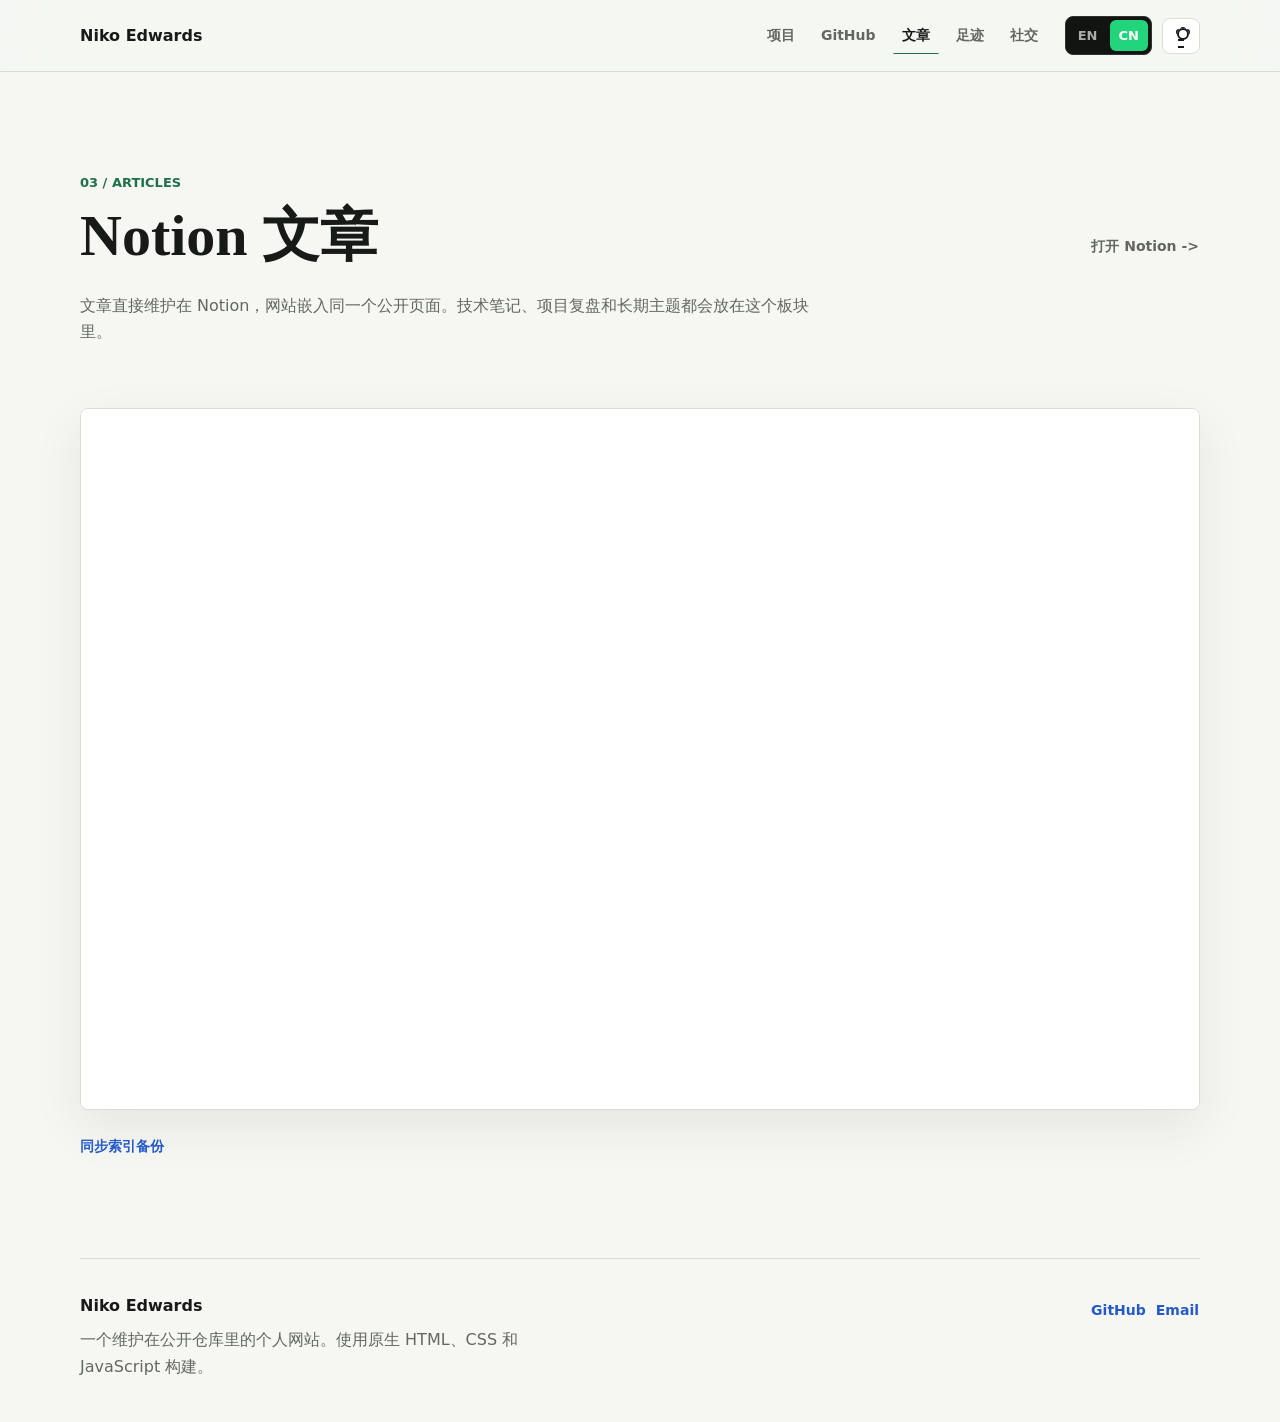
<file: articles.html>
<!doctype html>
<html lang="zh-CN">
  <head>
    <meta charset="utf-8" />
    <meta name="viewport" content="width=device-width, initial-scale=1" />
    <title>Articles - Niko Edwards</title>
    <meta
      name="description"
      content="Niko Edwards personal website for Vibe Coding projects, GitHub repositories, Notion articles, and places visited."
    />
    <meta property="og:title" content="Articles - Niko Edwards" />
    <meta property="og:description" content="Notion article embed by Niko Edwards." />
    <meta property="og:type" content="website" />
    <link rel="stylesheet" href="styles.css" />
    <script defer src="script.js"></script>
  </head>
  <body data-page="articles">
    <header class="site-header" aria-label="Primary">
      <div class="site-header-inner">
        <a class="brand" href="index.html">Niko Edwards</a>
        <div class="header-cluster">
          <nav class="nav-links" aria-label="Site navigation">
            <a href="projects.html" data-nav="projects" data-i18n="nav.projects">Projects</a>
            <a href="github.html" data-nav="github" data-i18n="nav.github">GitHub</a>
            <a href="articles.html" data-nav="articles" data-i18n="nav.articles">Articles</a>
            <a href="places.html" data-nav="places" data-i18n="nav.places">Places</a>
            <a href="#elsewhere" data-i18n="nav.elsewhere">Elsewhere</a>
          </nav>
          <div class="display-controls" aria-label="Display controls">
            <div class="language-switch" role="group" aria-label="Language">
              <button class="language-option" type="button" data-locale-option="en">EN</button>
              <button class="language-option" type="button" data-locale-option="zh">CN</button>
            </div>
            <button id="theme-toggle" class="icon-button" type="button" aria-label="Switch theme">
              <span class="theme-icon" aria-hidden="true"></span>
            </button>
          </div>
        </div>
      </div>
    </header>

    <main class="page-main">
      <section class="page-hero" aria-labelledby="articles-title">
        <div class="section-index" data-i18n="articles.index">03 / ARTICLES</div>
        <div class="section-head">
          <h1 id="articles-title" data-i18n="articles.title">Notion journal</h1>
          <a id="notion-link" class="text-link" href="#" target="_blank" rel="noreferrer" data-i18n="articles.open">
            Open Notion ->
          </a>
        </div>
        <p class="section-copy" data-i18n="articles.copy">
          Articles are maintained directly in Notion, and this site embeds the same public page.
        </p>
      </section>

      <section class="section" aria-label="Notion article embed">
        <div class="notion-embed-shell">
          <iframe
            id="notion-frame"
            class="notion-frame"
            title="Niko Edwards Notion articles"
            loading="lazy"
            allowfullscreen
          ></iframe>
        </div>

        <details class="article-fallback">
          <summary data-i18n="articles.fallbackTitle">Synced article index</summary>
          <div id="article-grid" class="article-grid">
            <article class="article-card loading-card" data-i18n="articles.loading">Loading articles...</article>
          </div>
        </details>
      </section>
    </main>

    <footer id="elsewhere" class="site-footer">
      <div>
        <strong>Niko Edwards</strong>
        <p data-i18n="footer.copy">
          Personal website maintained in public. Built with plain HTML, CSS, and JavaScript.
        </p>
      </div>
      <nav id="social-links" class="footer-links" aria-label="Social links" data-social-links></nav>
    </footer>
  </body>
</html>
</file>
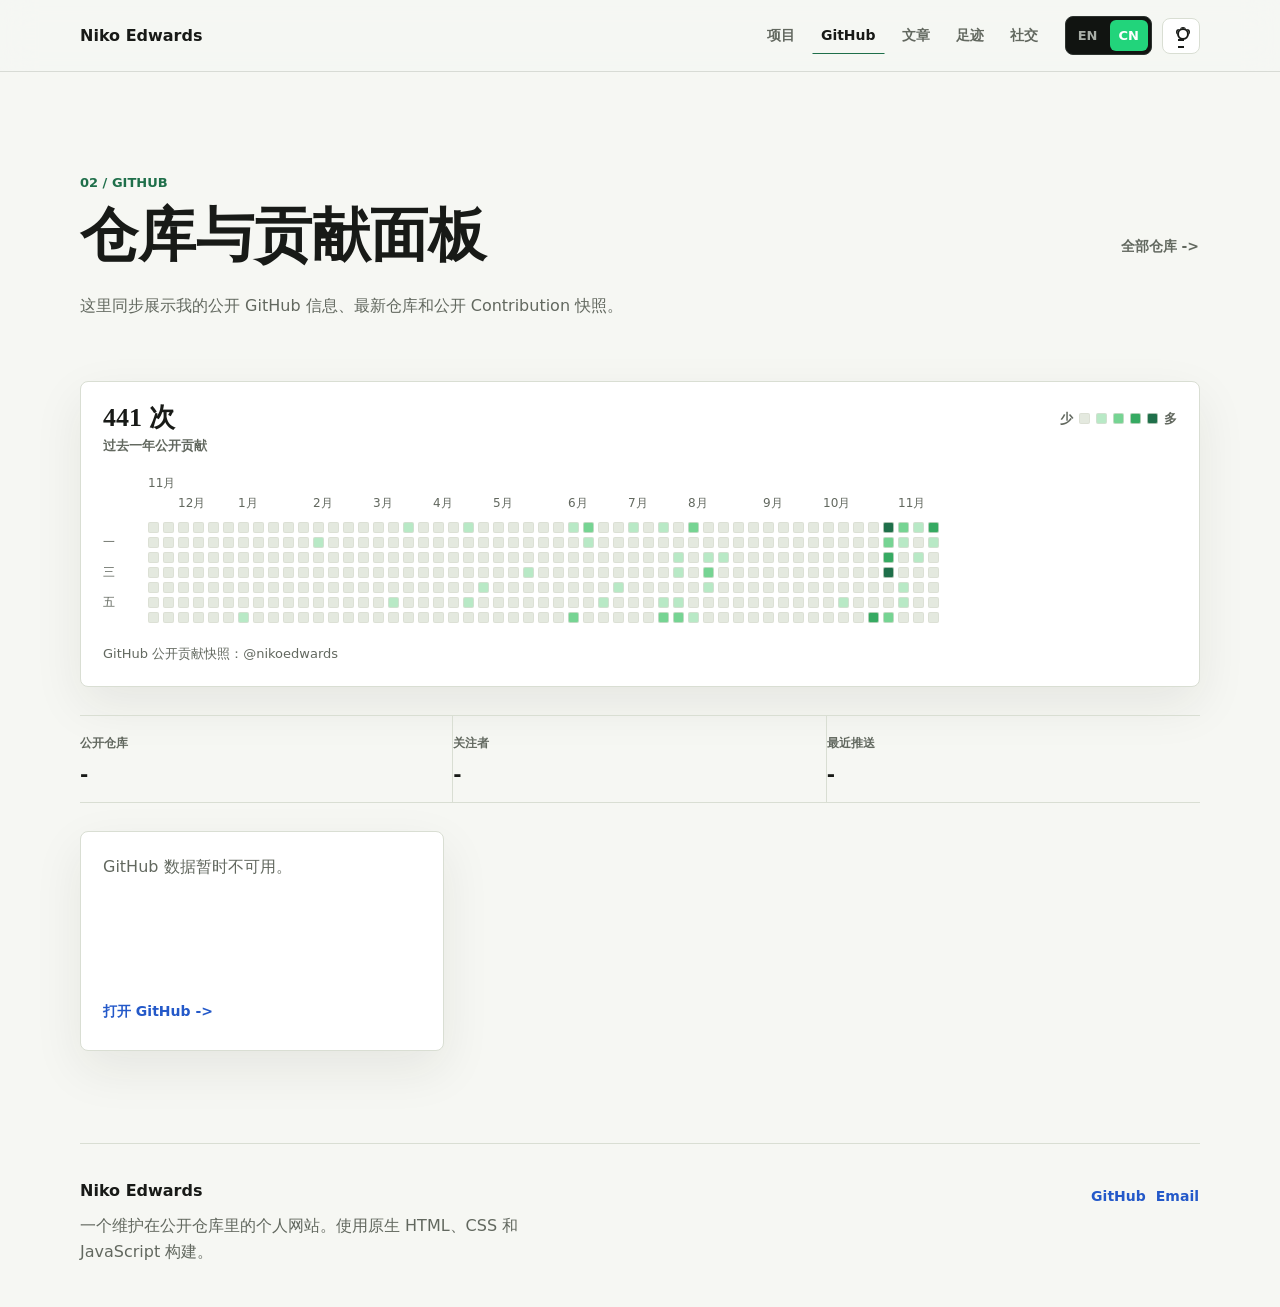
<file: github.html>
<!doctype html>
<html lang="zh-CN">
  <head>
    <meta charset="utf-8" />
    <meta name="viewport" content="width=device-width, initial-scale=1" />
    <title>GitHub - Niko Edwards</title>
    <meta
      name="description"
      content="Niko Edwards personal website for Vibe Coding projects, GitHub repositories, Notion articles, and places visited."
    />
    <meta property="og:title" content="GitHub - Niko Edwards" />
    <meta
      property="og:description"
      content="Public GitHub repositories and contribution graph for Niko Edwards."
    />
    <meta property="og:type" content="website" />
    <link rel="stylesheet" href="styles.css" />
    <script defer src="script.js"></script>
  </head>
  <body data-page="github">
    <header class="site-header" aria-label="Primary">
      <div class="site-header-inner">
        <a class="brand" href="index.html">Niko Edwards</a>
        <div class="header-cluster">
          <nav class="nav-links" aria-label="Site navigation">
            <a href="projects.html" data-nav="projects" data-i18n="nav.projects">Projects</a>
            <a href="github.html" data-nav="github" data-i18n="nav.github">GitHub</a>
            <a href="articles.html" data-nav="articles" data-i18n="nav.articles">Articles</a>
            <a href="places.html" data-nav="places" data-i18n="nav.places">Places</a>
            <a href="#elsewhere" data-i18n="nav.elsewhere">Elsewhere</a>
          </nav>
          <div class="display-controls" aria-label="Display controls">
            <div class="language-switch" role="group" aria-label="Language">
              <button class="language-option" type="button" data-locale-option="en">EN</button>
              <button class="language-option" type="button" data-locale-option="zh">CN</button>
            </div>
            <button id="theme-toggle" class="icon-button" type="button" aria-label="Switch theme">
              <span class="theme-icon" aria-hidden="true"></span>
            </button>
          </div>
        </div>
      </div>
    </header>

    <main class="page-main">
      <section class="page-hero github-section" aria-labelledby="github-title">
        <div class="section-index" data-i18n="github.index">02 / GITHUB</div>
        <div class="section-head">
          <h1 id="github-title" data-i18n="github.title">Repositories and contribution graph</h1>
          <a class="text-link" href="https://github.com/nikoedwards?tab=repositories" target="_blank" rel="noreferrer" data-i18n="github.repositories">
            Repositories ->
          </a>
        </div>
        <p class="section-copy" data-i18n="github.copy">
          Public GitHub profile details, recent repositories, and the public contribution snapshot live here.
        </p>
      </section>

      <section class="section" aria-label="GitHub contribution graph">
        <figure class="contribution-frame">
          <div class="contribution-top">
            <div class="contribution-stat">
              <strong id="contribution-total">-</strong>
              <span data-i18n="github.contributionTotal">public contributions in the last year</span>
            </div>
            <div id="contribution-legend" class="contribution-legend" aria-label="Contribution level legend"></div>
          </div>
          <div class="contribution-scroll" aria-label="Public GitHub contribution graph for @nikoedwards">
            <div id="contribution-chart" class="contribution-chart">
              <p class="contribution-empty" data-i18n="github.contributionLoading">Loading contribution graph...</p>
            </div>
          </div>
          <figcaption data-i18n="github.contributionCaption">
            Public GitHub contribution snapshot: @nikoedwards
          </figcaption>
        </figure>

        <div class="repo-summary" aria-label="GitHub summary">
          <div>
            <span data-i18n="github.publicRepos">Public repos</span>
            <strong id="repo-count">-</strong>
          </div>
          <div>
            <span data-i18n="github.followers">Followers</span>
            <strong id="follower-count">-</strong>
          </div>
          <div>
            <span data-i18n="github.latestPush">Latest push</span>
            <strong id="latest-push">-</strong>
          </div>
        </div>

        <div id="repo-grid" class="repo-grid">
          <article class="repo-card loading-card" data-i18n="github.loading">Loading GitHub repositories...</article>
        </div>
      </section>
    </main>

    <footer id="elsewhere" class="site-footer">
      <div>
        <strong>Niko Edwards</strong>
        <p data-i18n="footer.copy">
          Personal website maintained in public. Built with plain HTML, CSS, and JavaScript.
        </p>
      </div>
      <nav id="social-links" class="footer-links" aria-label="Social links" data-social-links></nav>
    </footer>
  </body>
</html>
</file>
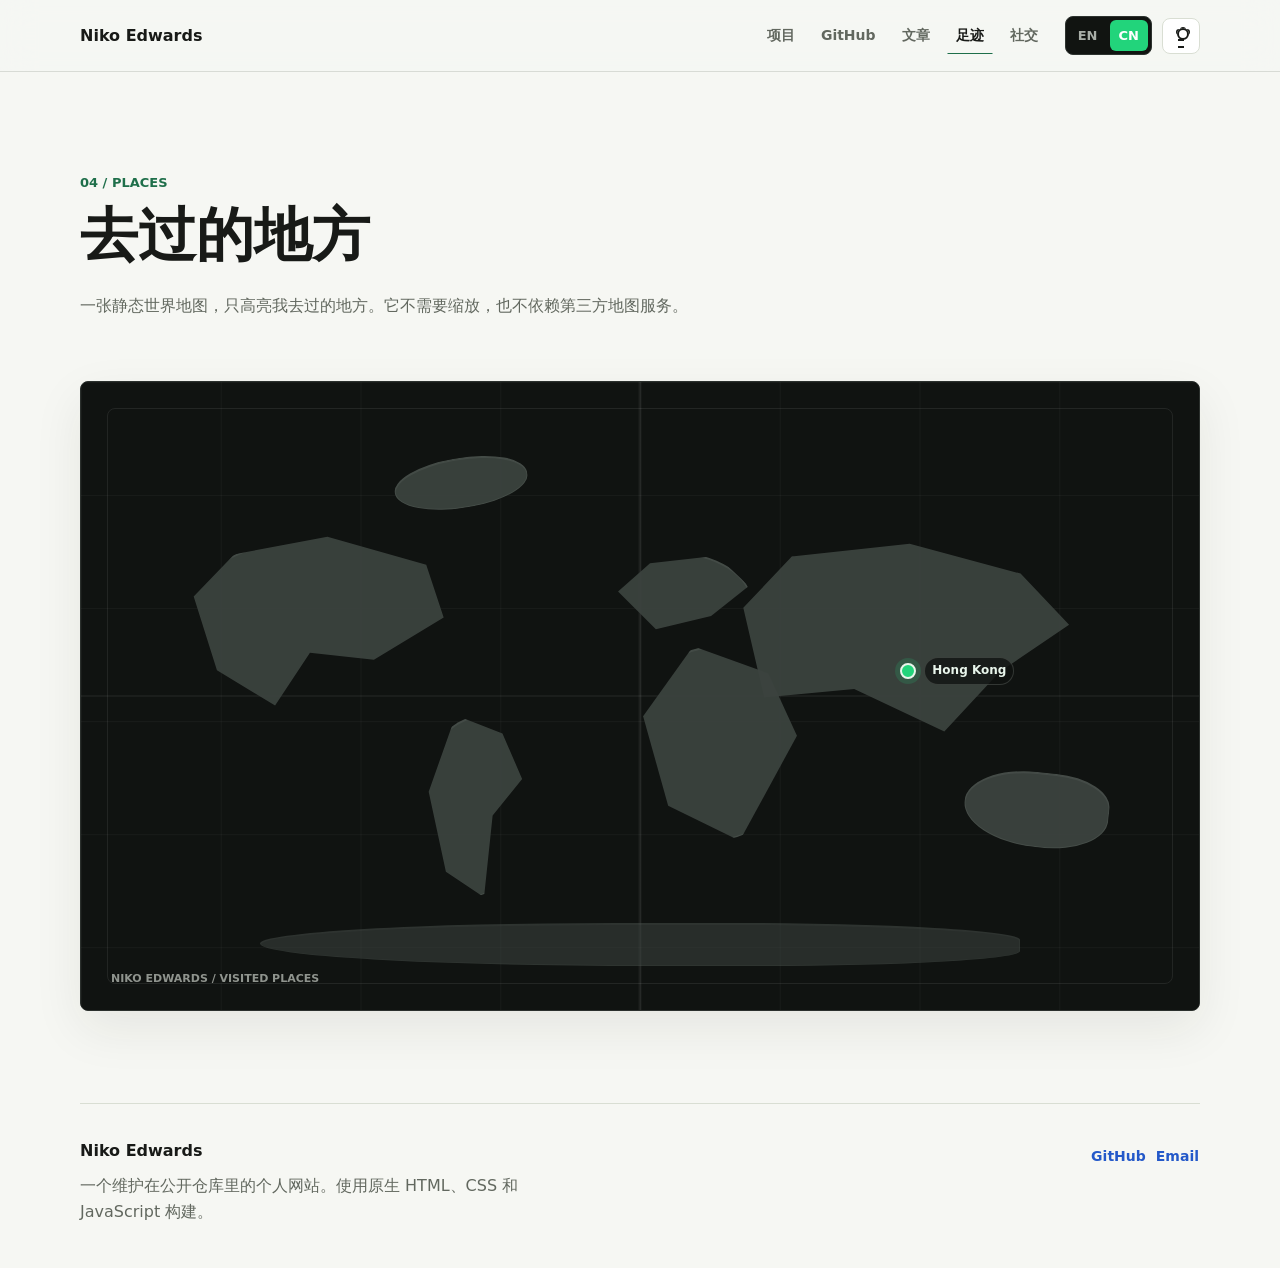
<file: places.html>
<!doctype html>
<html lang="zh-CN">
  <head>
    <meta charset="utf-8" />
    <meta name="viewport" content="width=device-width, initial-scale=1" />
    <title>Places - Niko Edwards</title>
    <meta
      name="description"
      content="Niko Edwards personal website for Vibe Coding projects, GitHub repositories, Notion articles, and places visited."
    />
    <meta property="og:title" content="Places - Niko Edwards" />
    <meta property="og:description" content="Visited places map by Niko Edwards." />
    <meta property="og:type" content="website" />
    <link rel="stylesheet" href="styles.css" />
    <script defer src="script.js"></script>
  </head>
  <body data-page="places">
    <header class="site-header" aria-label="Primary">
      <div class="site-header-inner">
        <a class="brand" href="index.html">Niko Edwards</a>
        <div class="header-cluster">
          <nav class="nav-links" aria-label="Site navigation">
            <a href="projects.html" data-nav="projects" data-i18n="nav.projects">Projects</a>
            <a href="github.html" data-nav="github" data-i18n="nav.github">GitHub</a>
            <a href="articles.html" data-nav="articles" data-i18n="nav.articles">Articles</a>
            <a href="places.html" data-nav="places" data-i18n="nav.places">Places</a>
            <a href="#elsewhere" data-i18n="nav.elsewhere">Elsewhere</a>
          </nav>
          <div class="display-controls" aria-label="Display controls">
            <div class="language-switch" role="group" aria-label="Language">
              <button class="language-option" type="button" data-locale-option="en">EN</button>
              <button class="language-option" type="button" data-locale-option="zh">CN</button>
            </div>
            <button id="theme-toggle" class="icon-button" type="button" aria-label="Switch theme">
              <span class="theme-icon" aria-hidden="true"></span>
            </button>
          </div>
        </div>
      </div>
    </header>

    <main class="page-main">
      <section class="page-hero places-section" aria-labelledby="places-title">
        <div class="section-index" data-i18n="places.index">04 / PLACES</div>
        <div class="section-head">
          <h1 id="places-title" data-i18n="places.title">Places I've been</h1>
        </div>
        <p class="section-copy" data-i18n="places.copy">
          A real world map with visited regions highlighted directly on the map.
        </p>
      </section>

      <section class="section" aria-label="Visited places map">
        <div class="visited-map" aria-label="Static visited places map">
          <div class="map-viewport">
            <div class="map-grid-lines" aria-hidden="true"></div>
            <span class="map-land greenland"></span>
            <span class="map-land north-america"></span>
            <span class="map-land south-america"></span>
            <span class="map-land europe"></span>
            <span class="map-land africa"></span>
            <span class="map-land asia"></span>
            <span class="map-land australia"></span>
            <span class="map-land antarctica"></span>
            <span class="map-pin hong-kong"><span>Hong Kong</span></span>
          </div>
        </div>
      </section>
    </main>

    <footer id="elsewhere" class="site-footer">
      <div>
        <strong>Niko Edwards</strong>
        <p data-i18n="footer.copy">
          Personal website maintained in public. Built with plain HTML, CSS, and JavaScript.
        </p>
      </div>
      <nav id="social-links" class="footer-links" aria-label="Social links" data-social-links></nav>
    </footer>
  </body>
</html>
</file>
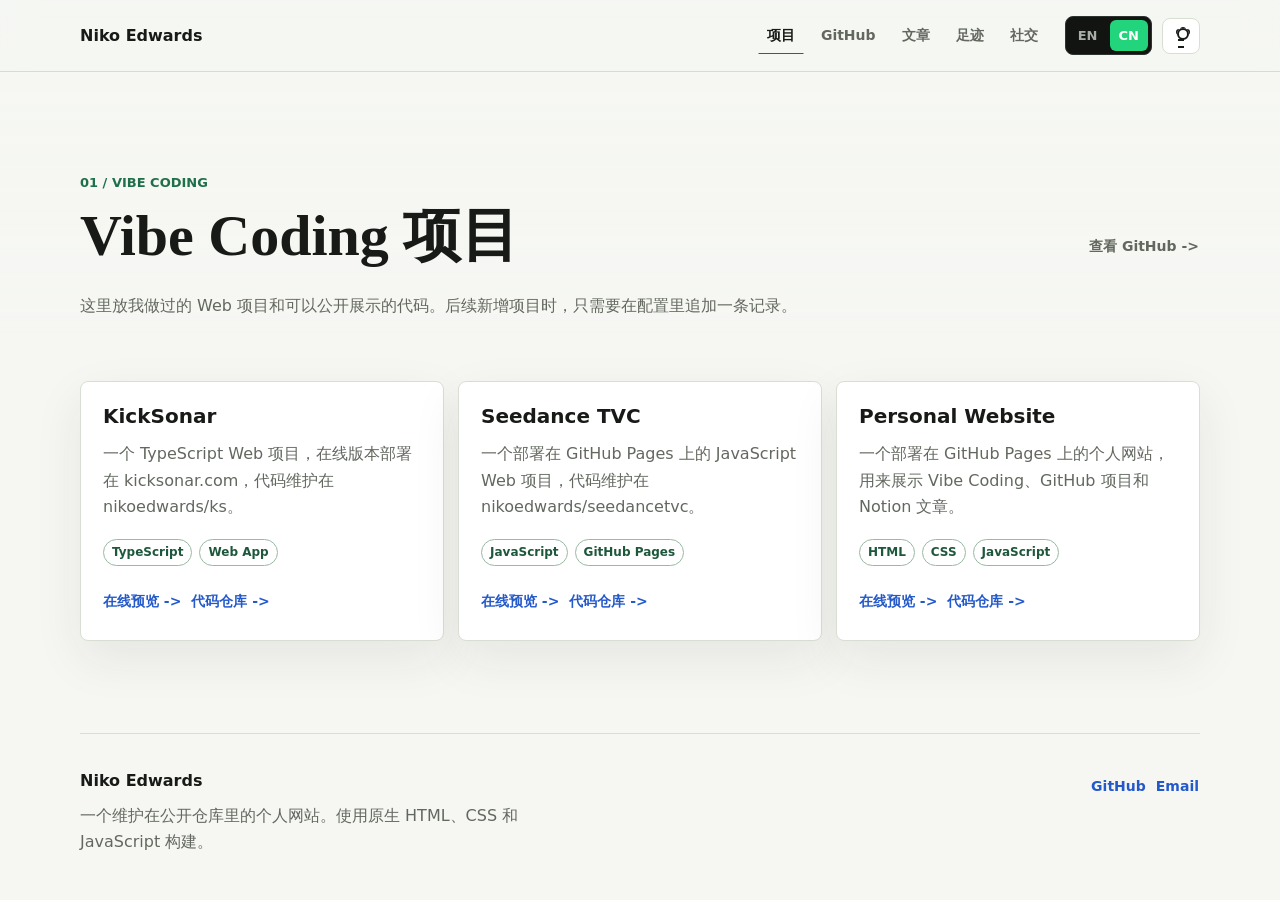
<file: projects.html>
<!doctype html>
<html lang="zh-CN">
  <head>
    <meta charset="utf-8" />
    <meta name="viewport" content="width=device-width, initial-scale=1" />
    <title>Vibe Coding Projects - Niko Edwards</title>
    <meta
      name="description"
      content="Niko Edwards personal website for Vibe Coding projects, GitHub repositories, Notion articles, and places visited."
    />
    <meta property="og:title" content="Vibe Coding Projects - Niko Edwards" />
    <meta
      property="og:description"
      content="Vibe Coding projects and public code by Niko Edwards."
    />
    <meta property="og:type" content="website" />
    <link rel="stylesheet" href="styles.css" />
    <script defer src="script.js"></script>
  </head>
  <body data-page="projects">
    <header class="site-header" aria-label="Primary">
      <div class="site-header-inner">
        <a class="brand" href="index.html">Niko Edwards</a>
        <div class="header-cluster">
          <nav class="nav-links" aria-label="Site navigation">
            <a href="projects.html" data-nav="projects" data-i18n="nav.projects">Projects</a>
            <a href="github.html" data-nav="github" data-i18n="nav.github">GitHub</a>
            <a href="articles.html" data-nav="articles" data-i18n="nav.articles">Articles</a>
            <a href="places.html" data-nav="places" data-i18n="nav.places">Places</a>
            <a href="#elsewhere" data-i18n="nav.elsewhere">Elsewhere</a>
          </nav>
          <div class="display-controls" aria-label="Display controls">
            <div class="language-switch" role="group" aria-label="Language">
              <button class="language-option" type="button" data-locale-option="en">EN</button>
              <button class="language-option" type="button" data-locale-option="zh">CN</button>
            </div>
            <button id="theme-toggle" class="icon-button" type="button" aria-label="Switch theme">
              <span class="theme-icon" aria-hidden="true"></span>
            </button>
          </div>
        </div>
      </div>
    </header>

    <main class="page-main">
      <section class="page-hero" aria-labelledby="projects-title">
        <div class="section-index" data-i18n="projects.index">01 / VIBE CODING</div>
        <div class="section-head">
          <h1 id="projects-title" data-i18n="projects.title">Vibe Coding projects</h1>
          <a class="text-link" href="https://github.com/nikoedwards" target="_blank" rel="noreferrer" data-i18n="projects.allGithub">
            All GitHub ->
          </a>
        </div>
        <p class="section-copy" data-i18n="projects.copy">
          A focused view of web projects and public code. Future projects can be added by extending the site
          config.
        </p>
      </section>

      <section class="section" aria-label="Project list">
        <div id="project-grid" class="project-grid"></div>
      </section>
    </main>

    <footer id="elsewhere" class="site-footer">
      <div>
        <strong>Niko Edwards</strong>
        <p data-i18n="footer.copy">
          Personal website maintained in public. Built with plain HTML, CSS, and JavaScript.
        </p>
      </div>
      <nav id="social-links" class="footer-links" aria-label="Social links" data-social-links></nav>
    </footer>
  </body>
</html>
</file>
<file: styles.css>
:root {
  color-scheme: light;
  --paper: #f6f7f3;
  --paper-rgb: 246, 247, 243;
  --ink: #181a17;
  --muted: #62685f;
  --line: #d9ded3;
  --panel: #ffffff;
  --panel-soft: #eef2ea;
  --green: #1f6f4a;
  --blue: #2459c9;
  --amber: #a85a16;
  --map-water: #edf3f5;
  --map-land: #cfd8cc;
  --map-grid: #dce4e5;
  --contrib-0: #e4e9df;
  --contrib-1: #b8e9c6;
  --contrib-2: #76d493;
  --contrib-3: #36aa62;
  --contrib-4: #1f6f4a;
  --shadow: 0 18px 50px rgba(32, 43, 30, 0.08);
}

[data-theme="dark"] {
  color-scheme: dark;
  --paper: #111511;
  --paper-rgb: 17, 21, 17;
  --ink: #f3f1e9;
  --muted: #a5ad9f;
  --line: #30382f;
  --panel: #191f19;
  --panel-soft: #202820;
  --green: #70c798;
  --blue: #8cacff;
  --amber: #e1a45a;
  --map-water: #151d20;
  --map-land: #2d3a2d;
  --map-grid: #263236;
  --contrib-0: #253025;
  --contrib-1: #2f6b45;
  --contrib-2: #3f9f63;
  --contrib-3: #67c584;
  --contrib-4: #a6f1b9;
  --shadow: 0 18px 50px rgba(0, 0, 0, 0.28);
}

* {
  box-sizing: border-box;
}

html {
  scroll-behavior: smooth;
}

body {
  margin: 0;
  overflow-x: hidden;
  background:
    linear-gradient(180deg, rgba(var(--paper-rgb), 0.72), rgba(var(--paper-rgb), 0) 340px),
    var(--paper);
  color: var(--ink);
  font-family:
    Inter, ui-sans-serif, system-ui, -apple-system, BlinkMacSystemFont, "Segoe UI", sans-serif;
  font-size: 16px;
  line-height: 1.65;
  letter-spacing: 0;
}

a,
button {
  color: inherit;
  font: inherit;
}

a {
  text-decoration: none;
}

button {
  cursor: pointer;
}

img {
  display: block;
  max-width: 100%;
}

.site-header {
  position: sticky;
  top: 0;
  z-index: 10;
  width: 100%;
  background: rgba(var(--paper-rgb), 0.9);
  border-bottom: 1px solid rgba(98, 104, 95, 0.2);
  backdrop-filter: blur(16px);
}

.site-header-inner {
  width: min(1120px, calc(100vw - 40px));
  display: flex;
  align-items: center;
  justify-content: space-between;
  gap: 24px;
  margin: 0 auto;
  padding: 16px 0;
}

.brand {
  font-weight: 800;
  white-space: nowrap;
}

.header-cluster {
  display: flex;
  align-items: center;
  justify-content: flex-end;
  gap: 18px;
}

.nav-links,
.footer-links,
.display-controls {
  display: flex;
  flex-wrap: wrap;
  gap: 8px;
  justify-content: flex-end;
}

.nav-links a,
.footer-links a,
.text-link {
  min-height: 36px;
  display: inline-flex;
  align-items: center;
  border: 1px solid transparent;
  color: var(--muted);
  font-size: 14px;
  font-weight: 700;
}

.nav-links a {
  padding: 6px 8px;
}

.nav-links a:hover,
.nav-links a[aria-current="page"],
.footer-links a:hover,
.text-link:hover {
  color: var(--ink);
  border-bottom-color: var(--green);
}

.display-controls {
  align-items: center;
  gap: 10px;
}

.language-switch {
  display: inline-flex;
  align-items: center;
  gap: 3px;
  padding: 3px;
  border: 1px solid #2d332f;
  border-radius: 8px;
  background: #111411;
}

.language-option {
  min-width: 38px;
  min-height: 30px;
  padding: 5px 9px;
  border: 0;
  border-radius: 6px;
  background: transparent;
  color: #a8aea7;
  font-size: 13px;
  font-weight: 900;
}

.language-option.is-active {
  background: #22d47b;
  color: #ffffff;
}

.icon-button {
  width: 38px;
  height: 36px;
  display: inline-grid;
  place-items: center;
  padding: 0;
  border: 1px solid var(--line);
  border-radius: 8px;
  background: var(--panel);
  color: var(--ink);
}

.icon-button:hover {
  border-color: var(--green);
}

.theme-icon {
  position: relative;
  width: 18px;
  height: 18px;
  display: block;
}

.theme-icon::before {
  content: "";
  position: absolute;
  left: 5px;
  top: 1px;
  width: 8px;
  height: 8px;
  border: 2px solid currentColor;
  border-radius: 50%;
  box-shadow:
    0 -4px 0 -3px currentColor,
    4px -2px 0 -3px currentColor,
    -4px -2px 0 -3px currentColor;
}

.theme-icon::after {
  content: "";
  position: absolute;
  left: 6px;
  top: 12px;
  width: 6px;
  height: 5px;
  border-top: 2px solid currentColor;
  border-bottom: 2px solid currentColor;
}

[data-theme="dark"] .theme-icon::before {
  left: 2px;
  top: 2px;
  width: 15px;
  height: 15px;
  border: 0;
  border-radius: 50%;
  background: currentColor;
  box-shadow: 5px 0 0 var(--panel) inset;
}

[data-theme="dark"] .theme-icon::after {
  display: none;
}

main {
  width: min(1120px, calc(100vw - 40px));
  margin: 0 auto;
}

.page-main {
  padding-top: 64px;
}

.hero {
  min-height: min(720px, calc(86vh - 68px));
  display: flex;
  flex-direction: column;
  justify-content: center;
  padding: 56px 0 48px;
}

.hero-kicker,
.section-index {
  color: var(--green);
  font-size: 13px;
  font-weight: 800;
  text-transform: uppercase;
}

h1,
h2,
h3,
p {
  margin-top: 0;
}

h1 {
  max-width: 880px;
  margin-bottom: 18px;
  font-family: Georgia, "Times New Roman", serif;
  font-size: 76px;
  line-height: 0.96;
  font-weight: 700;
  letter-spacing: 0;
  overflow-wrap: break-word;
}

.hero-copy {
  max-width: 720px;
  margin-bottom: 34px;
  color: color-mix(in srgb, var(--ink) 78%, var(--muted));
  font-family: Georgia, "Times New Roman", serif;
  font-size: 25px;
  line-height: 1.45;
  overflow-wrap: anywhere;
}

.hero-meta,
.repo-summary {
  display: grid;
  grid-template-columns: repeat(4, minmax(0, 1fr));
  border-top: 1px solid var(--line);
  border-bottom: 1px solid var(--line);
}

.hero-meta div,
.repo-summary div {
  min-height: 92px;
  padding: 18px 18px 16px 0;
  border-right: 1px solid var(--line);
}

.hero-meta div:last-child,
.repo-summary div:last-child {
  border-right: 0;
}

.hero-meta span,
.repo-summary span {
  display: block;
  color: var(--muted);
  font-size: 12px;
  font-weight: 800;
  text-transform: uppercase;
}

.hero-meta strong,
.repo-summary strong {
  display: block;
  margin-top: 8px;
  color: var(--ink);
  font-size: 20px;
  line-height: 1.2;
}

.profile-strip {
  display: flex;
  align-items: center;
  gap: 16px;
  margin-top: 28px;
}

.avatar {
  width: 72px;
  height: 72px;
  border-radius: 50%;
  border: 1px solid var(--line);
  background: var(--panel);
}

.profile-copy {
  display: grid;
  gap: 2px;
  color: var(--muted);
  font-size: 15px;
}

.profile-copy a {
  color: var(--blue);
  font-weight: 800;
}

.ticker {
  position: relative;
  left: 50%;
  width: 100vw;
  margin: 0 0 86px -50vw;
  overflow: hidden;
  border-top: 1px solid var(--line);
  border-bottom: 1px solid var(--line);
  background: var(--panel-soft);
  color: color-mix(in srgb, var(--ink) 76%, var(--green));
  font-size: 13px;
  font-weight: 900;
  white-space: nowrap;
}

.ticker div {
  width: max-content;
  padding: 11px 0;
  animation: ticker 34s linear infinite;
}

@keyframes ticker {
  from {
    transform: translateX(0);
  }

  to {
    transform: translateX(-50%);
  }
}

.section {
  padding: 0 0 92px;
}

.page-hero {
  padding: 36px 0 34px;
}

.page-hero h1 {
  max-width: 760px;
  margin-bottom: 0;
  font-size: 58px;
  line-height: 1.02;
  overflow-wrap: anywhere;
}

.section-head {
  display: flex;
  align-items: flex-end;
  justify-content: space-between;
  gap: 24px;
  margin: 12px 0 28px;
}

h2 {
  max-width: 680px;
  margin-bottom: 0;
  font-family: Georgia, "Times New Roman", serif;
  font-size: 39px;
  line-height: 1.1;
  font-weight: 700;
  letter-spacing: 0;
}

.section-copy {
  max-width: 760px;
  margin-bottom: 28px;
  color: var(--muted);
  overflow-wrap: anywhere;
}

.project-grid,
.repo-grid,
.article-grid {
  display: grid;
  grid-template-columns: repeat(3, minmax(0, 1fr));
  gap: 14px;
}

.project-card,
.repo-card,
.article-card {
  min-height: 250px;
  display: flex;
  flex-direction: column;
  justify-content: space-between;
  padding: 22px;
  border: 1px solid var(--line);
  border-radius: 8px;
  background: var(--panel);
  box-shadow: var(--shadow);
}

.project-card h3,
.repo-card h3,
.article-card h3 {
  margin-bottom: 12px;
  font-size: 20px;
  line-height: 1.25;
  letter-spacing: 0;
}

.project-card p,
.repo-card p,
.article-card p {
  margin-bottom: 18px;
  color: var(--muted);
}

.tag-list {
  display: flex;
  flex-wrap: wrap;
  gap: 7px;
  margin: 0 0 18px;
  padding: 0;
  list-style: none;
}

.tag-list li {
  padding: 3px 8px;
  border: 1px solid color-mix(in srgb, var(--green) 34%, var(--line));
  border-radius: 999px;
  color: color-mix(in srgb, var(--green) 72%, var(--ink));
  font-size: 12px;
  font-weight: 800;
}

.card-links {
  display: flex;
  flex-wrap: wrap;
  gap: 10px;
  margin-top: auto;
}

.card-links a {
  min-height: 34px;
  display: inline-flex;
  align-items: center;
  color: var(--blue);
  font-size: 14px;
  font-weight: 800;
}

.github-section {
  position: relative;
}

.contribution-frame {
  margin: 0 0 18px;
  padding: 22px;
  overflow: hidden;
  border: 1px solid var(--line);
  border-radius: 8px;
  background: var(--panel);
  box-shadow: var(--shadow);
}

.contribution-top {
  display: flex;
  align-items: flex-start;
  justify-content: space-between;
  gap: 18px;
  margin-bottom: 18px;
}

.contribution-stat {
  display: grid;
  gap: 2px;
}

.contribution-stat strong {
  color: var(--ink);
  font-family: Georgia, "Times New Roman", serif;
  font-size: 26px;
  line-height: 1.1;
}

.contribution-stat span,
.contribution-legend {
  color: var(--muted);
  font-size: 13px;
  font-weight: 800;
}

.contribution-legend {
  min-height: 28px;
  display: inline-flex;
  align-items: center;
  gap: 6px;
  white-space: nowrap;
}

.contribution-legend-cell,
.contribution-cell {
  width: 11px;
  height: 11px;
  display: block;
  border: 1px solid color-mix(in srgb, var(--line) 74%, transparent);
  border-radius: 2px;
  background: var(--contrib-0);
}

.contribution-scroll {
  width: 100%;
  overflow-x: auto;
  overflow-y: hidden;
  padding-bottom: 6px;
}

.contribution-chart {
  --cell: 11px;
  --gap: 4px;
  width: max-content;
  min-width: 100%;
}

.contribution-months {
  width: max-content;
  display: grid;
  grid-template-columns: repeat(var(--weeks), var(--cell));
  column-gap: var(--gap);
  margin-left: 45px;
  margin-bottom: 8px;
  color: var(--muted);
  font-size: 12px;
}

.contribution-months span {
  min-width: 0;
  overflow: hidden;
  white-space: nowrap;
}

.contribution-body {
  display: grid;
  grid-template-columns: 35px max-content;
  gap: 10px;
  align-items: start;
}

.contribution-weekdays,
.contribution-grid {
  display: grid;
  grid-template-rows: repeat(7, var(--cell));
  row-gap: var(--gap);
}

.contribution-weekdays {
  color: var(--muted);
  font-size: 12px;
  line-height: 11px;
}

.contribution-grid {
  grid-template-columns: repeat(var(--weeks), var(--cell));
  column-gap: var(--gap);
}

.contribution-cell[data-level="0"],
.contribution-legend-cell[data-level="0"] {
  background: var(--contrib-0);
}

.contribution-cell[data-level="1"],
.contribution-legend-cell[data-level="1"] {
  background: var(--contrib-1);
}

.contribution-cell[data-level="2"],
.contribution-legend-cell[data-level="2"] {
  background: var(--contrib-2);
}

.contribution-cell[data-level="3"],
.contribution-legend-cell[data-level="3"] {
  background: var(--contrib-3);
}

.contribution-cell[data-level="4"],
.contribution-legend-cell[data-level="4"] {
  background: var(--contrib-4);
}

.contribution-empty {
  margin: 0;
  color: var(--muted);
}

.contribution-frame figcaption {
  margin-top: 14px;
  color: var(--muted);
  font-size: 13px;
  overflow-wrap: anywhere;
}

.repo-summary {
  margin: 28px 0;
  grid-template-columns: repeat(3, minmax(0, 1fr));
}

.repo-summary div {
  min-height: 84px;
}

.repo-card {
  min-height: 220px;
}

.repo-meta {
  display: flex;
  flex-wrap: wrap;
  gap: 12px;
  color: var(--muted);
  font-size: 13px;
  font-weight: 800;
}

.language-dot {
  width: 9px;
  height: 9px;
  display: inline-block;
  margin-right: 6px;
  border-radius: 50%;
  background: var(--amber);
}

.loading-card {
  color: var(--muted);
}

.notion-embed-shell {
  height: min(78vh, 860px);
  min-height: 620px;
  overflow: hidden;
  border: 1px solid var(--line);
  border-radius: 8px;
  background: var(--panel);
  box-shadow: var(--shadow);
}

.notion-frame {
  width: 100%;
  height: 100%;
  display: block;
  border: 0;
  background: var(--panel);
}

.article-fallback {
  margin-top: 18px;
  color: var(--muted);
}

.article-fallback summary {
  min-height: 38px;
  display: inline-flex;
  align-items: center;
  color: var(--blue);
  font-size: 14px;
  font-weight: 800;
  cursor: pointer;
}

.article-fallback .article-grid {
  margin-top: 14px;
}

.article-card {
  min-height: 210px;
}

.article-date {
  color: var(--green);
  font-size: 13px;
  font-weight: 800;
}

.text-badge {
  min-height: 36px;
  display: inline-flex;
  align-items: center;
  color: var(--muted);
  font-size: 14px;
  font-weight: 800;
}

.visited-map {
  height: min(70vh, 660px);
  min-height: 520px;
  overflow: hidden;
  border: 1px solid #2b302d;
  border-radius: 8px;
  background:
    linear-gradient(180deg, rgba(255, 255, 255, 0.03), rgba(255, 255, 255, 0)),
    #101311;
  box-shadow: var(--shadow);
}

.visited-map-preview {
  height: 420px;
  min-height: 420px;
}

.map-viewport {
  position: relative;
  width: 100%;
  height: 100%;
  overflow: hidden;
  background:
    linear-gradient(rgba(255, 255, 255, 0.035) 1px, transparent 1px),
    linear-gradient(90deg, rgba(255, 255, 255, 0.035) 1px, transparent 1px),
    #101311;
  background-size: 100% 18%, 12.5% 100%, auto;
}

.map-viewport::before {
  content: "";
  position: absolute;
  inset: 26px;
  border: 1px solid rgba(255, 255, 255, 0.08);
  border-radius: 8px;
  pointer-events: none;
}

.map-viewport::after {
  content: "NIKO EDWARDS / VISITED PLACES";
  position: absolute;
  left: 30px;
  bottom: 22px;
  color: rgba(236, 241, 232, 0.58);
  font-size: 11px;
  font-weight: 900;
  letter-spacing: 0;
}

.map-grid-lines {
  position: absolute;
  inset: 0;
  background:
    linear-gradient(90deg, transparent 49.8%, rgba(255, 255, 255, 0.08) 50%, transparent 50.2%),
    linear-gradient(transparent 49.8%, rgba(255, 255, 255, 0.08) 50%, transparent 50.2%);
  pointer-events: none;
}

.map-land {
  position: absolute;
  display: block;
  background: #3c433f;
  border: 1px solid rgba(213, 221, 211, 0.08);
  box-shadow: inset 0 1px 0 rgba(255, 255, 255, 0.06);
  opacity: 0.95;
}

.greenland {
  left: 28%;
  top: 12%;
  width: 12%;
  height: 8%;
  border-radius: 48% 52% 46% 54%;
  transform: rotate(-10deg);
}

.north-america {
  left: 8%;
  top: 24%;
  width: 26%;
  height: 28%;
  border-radius: 58% 34% 50% 42%;
  clip-path: polygon(8% 36%, 22% 12%, 54% 2%, 88% 18%, 94% 48%, 70% 72%, 48% 68%, 36% 98%, 16% 78%);
}

.south-america {
  left: 30%;
  top: 53%;
  width: 11%;
  height: 29%;
  border-radius: 55% 38% 58% 42%;
  clip-path: polygon(32% 0, 70% 10%, 86% 35%, 62% 55%, 55% 100%, 24% 86%, 10% 42%);
}

.europe {
  left: 47%;
  top: 27%;
  width: 13%;
  height: 15%;
  border-radius: 44% 56% 42% 58%;
  clip-path: polygon(8% 42%, 30% 12%, 76% 4%, 98% 36%, 72% 68%, 34% 82%);
}

.africa {
  left: 49%;
  top: 42%;
  width: 16%;
  height: 31%;
  border-radius: 52% 42% 58% 48%;
  clip-path: polygon(36% 0, 78% 14%, 94% 46%, 62% 100%, 22% 82%, 8% 36%);
}

.asia {
  left: 58%;
  top: 25%;
  width: 31%;
  height: 34%;
  border-radius: 42% 52% 44% 54%;
  clip-path: polygon(4% 32%, 18% 8%, 52% 2%, 84% 16%, 98% 40%, 78% 62%, 62% 90%, 36% 70%, 10% 74%);
}

.australia {
  left: 79%;
  top: 62%;
  width: 13%;
  height: 12%;
  border-radius: 52% 42% 48% 56%;
  transform: rotate(6deg);
}

.antarctica {
  left: 16%;
  top: 86%;
  width: 68%;
  height: 7%;
  border-radius: 55% 45% 40% 60%;
  opacity: 0.55;
}

.map-pin {
  position: absolute;
  z-index: 2;
  display: inline-flex;
  align-items: center;
  gap: 8px;
  color: #e8f5eb;
  font-size: 12px;
  font-weight: 900;
  transform: translate(-8px, -8px);
  white-space: nowrap;
}

.map-pin::before {
  content: "";
  width: 12px;
  height: 12px;
  display: block;
  border: 2px solid #e8f5eb;
  border-radius: 50%;
  background: #22d47b;
  box-shadow: 0 0 0 5px rgba(34, 212, 123, 0.16);
}

.map-pin span {
  padding: 3px 7px;
  border: 1px solid rgba(232, 245, 235, 0.16);
  border-radius: 999px;
  background: rgba(16, 19, 17, 0.78);
}

.hong-kong {
  left: 74%;
  top: 45%;
}

.site-footer {
  width: min(1120px, calc(100vw - 40px));
  display: flex;
  justify-content: space-between;
  gap: 36px;
  margin: 0 auto;
  padding: 34px 0 42px;
  border-top: 1px solid var(--line);
  color: var(--muted);
}

.site-footer strong {
  color: var(--ink);
}

.site-footer p {
  max-width: 520px;
  margin: 8px 0 0;
}

.footer-links {
  align-content: flex-start;
}

.footer-links a {
  color: var(--blue);
}

@media (prefers-reduced-motion: reduce) {
  html {
    scroll-behavior: auto;
  }

  .ticker div {
    animation: none;
  }
}

@media (max-width: 940px) {
  .site-header-inner {
    align-items: flex-start;
    flex-direction: column;
    gap: 10px;
  }

  .header-cluster {
    width: 100%;
    align-items: flex-start;
    justify-content: space-between;
  }
}

@media (max-width: 820px) {
  main,
  .site-header-inner,
  .site-footer {
    width: calc(100vw - 28px);
  }

  .hero {
    min-height: auto;
    padding: 46px 0 40px;
  }

  h1 {
    font-size: 48px;
  }

  .hero-copy {
    font-size: 21px;
  }

  .hero-meta,
  .repo-summary {
    grid-template-columns: repeat(2, minmax(0, 1fr));
  }

  .hero-meta div:nth-child(2),
  .repo-summary div:nth-child(2) {
    border-right: 0;
  }

  .project-grid,
  .repo-grid,
  .article-grid {
    grid-template-columns: 1fr;
  }

  .section-head {
    align-items: flex-start;
    flex-direction: column;
    gap: 8px;
  }

  h2 {
    font-size: 32px;
  }

  .page-main {
    padding-top: 44px;
  }

  .page-hero h1 {
    font-size: 38px;
    line-height: 1.08;
    word-break: break-all;
  }

  .notion-embed-shell {
    height: 72vh;
    min-height: 520px;
  }

  .contribution-top {
    flex-direction: column;
  }

  .visited-map {
    height: 64vh;
    min-height: 430px;
  }

  .site-footer {
    flex-direction: column;
  }
}

@media (max-width: 560px) {
  body {
    font-size: 15px;
  }

  .header-cluster {
    flex-direction: column;
    gap: 10px;
  }

  .nav-links,
  .display-controls {
    justify-content: flex-start;
  }

  .nav-links a {
    padding-left: 0;
    padding-right: 10px;
  }

  h1 {
    font-size: 38px;
  }

  .hero-copy {
    font-size: 19px;
    word-break: break-all;
  }

  .hero-meta,
  .repo-summary {
    grid-template-columns: 1fr;
  }

  .hero-meta div,
  .repo-summary div,
  .hero-meta div:nth-child(2),
  .repo-summary div:nth-child(2) {
    border-right: 0;
  }

  .profile-strip {
    align-items: flex-start;
  }

  .avatar {
    width: 58px;
    height: 58px;
  }

  .ticker {
    margin-bottom: 64px;
  }

  .section {
    padding-bottom: 72px;
  }

  .visited-map {
    height: 60vh;
    min-height: 360px;
  }
}
</file>
